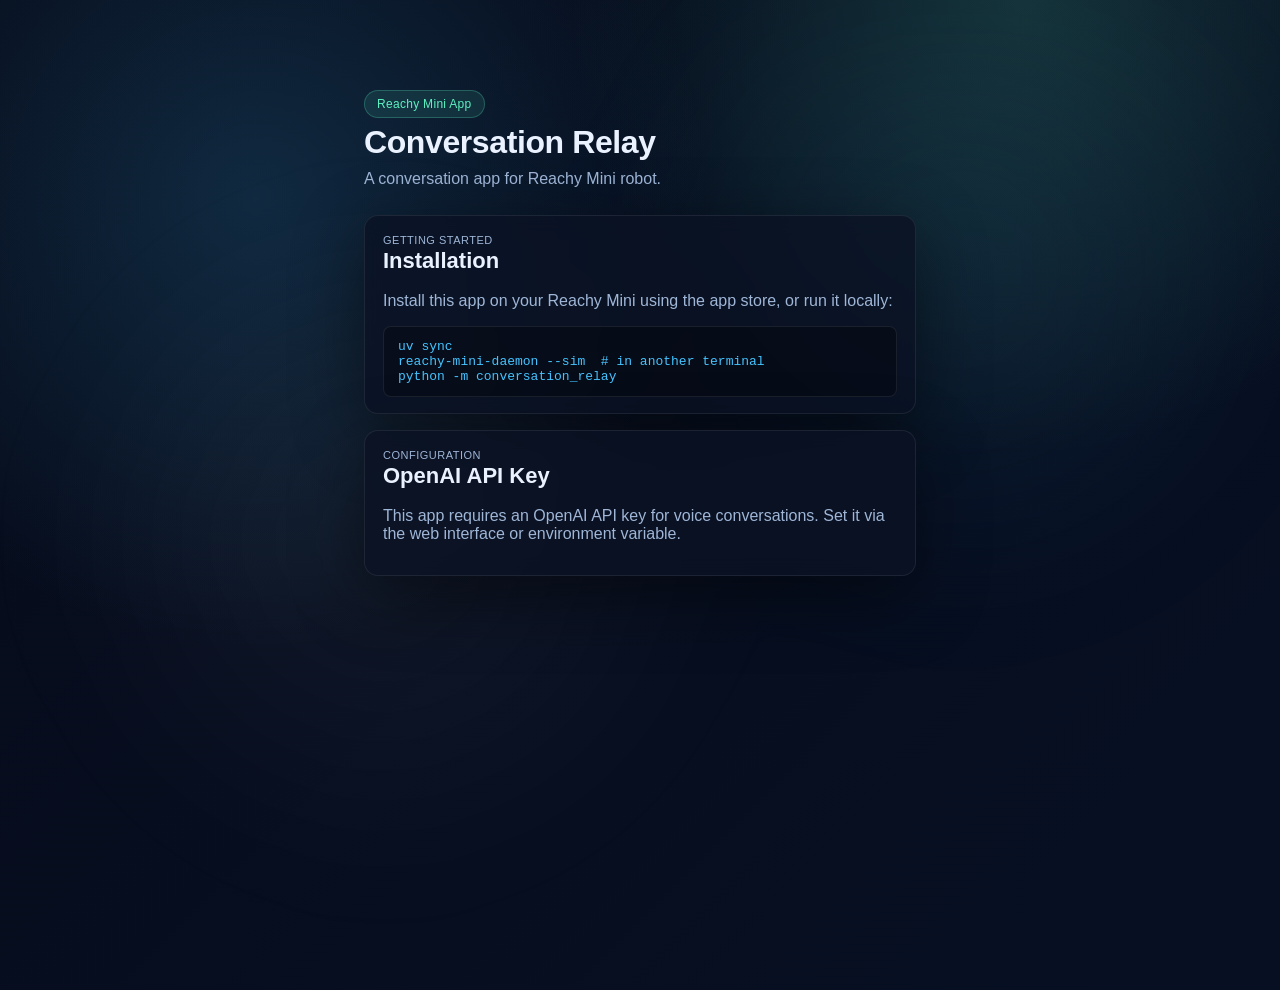
<file: conversation_relay/index.html>
<!doctype html>
<html lang="en">
  <head>
    <meta charset="utf-8" />
    <meta name="viewport" content="width=device-width, initial-scale=1" />
    <title>Conversation Relay</title>
    <link rel="stylesheet" href="style.css" />
  </head>
  <body>
    <div class="ambient"></div>
    <div class="container">
      <header class="hero">
        <div class="pill">Reachy Mini App</div>
        <h1>Conversation Relay</h1>
        <p class="subtitle">A conversation app for Reachy Mini robot.</p>
      </header>

      <div class="panel">
        <div class="panel-heading">
          <div>
            <p class="eyebrow">Getting Started</p>
            <h2>Installation</h2>
          </div>
        </div>
        <p class="muted">Install this app on your Reachy Mini using the app store, or run it locally:</p>
        <pre><code>uv sync
reachy-mini-daemon --sim  # in another terminal
python -m conversation_relay</code></pre>
      </div>

      <div class="panel">
        <div class="panel-heading">
          <div>
            <p class="eyebrow">Configuration</p>
            <h2>OpenAI API Key</h2>
          </div>
        </div>
        <p class="muted">This app requires an OpenAI API key for voice conversations. Set it via the web interface or environment variable.</p>
      </div>
    </div>
  </body>
</html>
</file>
<file: conversation_relay/style.css>
:root {
  --bg: #060b1a;
  --bg-2: #071023;
  --panel: rgba(11, 18, 36, 0.8);
  --border: rgba(255, 255, 255, 0.08);
  --text: #eaf2ff;
  --muted: #9fb6d7;
  --accent: #45c4ff;
  --accent-2: #5ef0c1;
  --shadow: 0 20px 70px rgba(0, 0, 0, 0.45);
}

* { box-sizing: border-box; }
body {
  margin: 0;
  min-height: 100vh;
  font-family: "Space Grotesk", "Inter", "Segoe UI", sans-serif;
  background: radial-gradient(circle at 20% 20%, rgba(69, 196, 255, 0.16), transparent 35%),
              radial-gradient(circle at 80% 0%, rgba(94, 240, 193, 0.16), transparent 32%),
              linear-gradient(135deg, var(--bg), var(--bg-2));
  color: var(--text);
}

.ambient {
  position: fixed;
  inset: 0;
  background: radial-gradient(circle at 30% 60%, rgba(255, 255, 255, 0.05), transparent 35%),
              radial-gradient(circle at 75% 30%, rgba(69, 196, 255, 0.08), transparent 32%);
  filter: blur(60px);
  z-index: 0;
  pointer-events: none;
}

.container {
  position: relative;
  max-width: 600px;
  margin: 10vh auto;
  padding: 0 24px 40px;
  z-index: 1;
}

.hero {
  margin-bottom: 24px;
}
.hero h1 {
  margin: 6px 0 6px;
  font-size: 32px;
  letter-spacing: -0.4px;
}
.subtitle {
  margin: 0;
  color: var(--muted);
  line-height: 1.5;
}
.pill {
  display: inline-flex;
  align-items: center;
  gap: 6px;
  padding: 6px 12px;
  border-radius: 999px;
  background: rgba(94, 240, 193, 0.1);
  color: var(--accent-2);
  font-size: 12px;
  letter-spacing: 0.3px;
  border: 1px solid rgba(94, 240, 193, 0.25);
}

.panel {
  background: var(--panel);
  border: 1px solid var(--border);
  border-radius: 14px;
  padding: 18px 18px 16px;
  box-shadow: var(--shadow);
  backdrop-filter: blur(10px);
  margin-top: 16px;
}
.panel-heading {
  display: flex;
  align-items: center;
  justify-content: space-between;
  gap: 12px;
  margin-bottom: 8px;
}
.panel-heading h2 {
  margin: 2px 0;
  font-size: 22px;
}
.eyebrow {
  margin: 0;
  text-transform: uppercase;
  font-size: 11px;
  letter-spacing: 0.5px;
  color: var(--muted);
}
.muted { color: var(--muted); }

pre {
  background: rgba(0, 0, 0, 0.3);
  border: 1px solid var(--border);
  border-radius: 8px;
  padding: 12px 14px;
  overflow-x: auto;
  margin: 12px 0 0;
}
code {
  font-family: "SF Mono", "Fira Code", monospace;
  font-size: 13px;
  color: var(--accent);
}

@media (max-width: 760px) {
  .hero h1 { font-size: 26px; }
}
</file>
